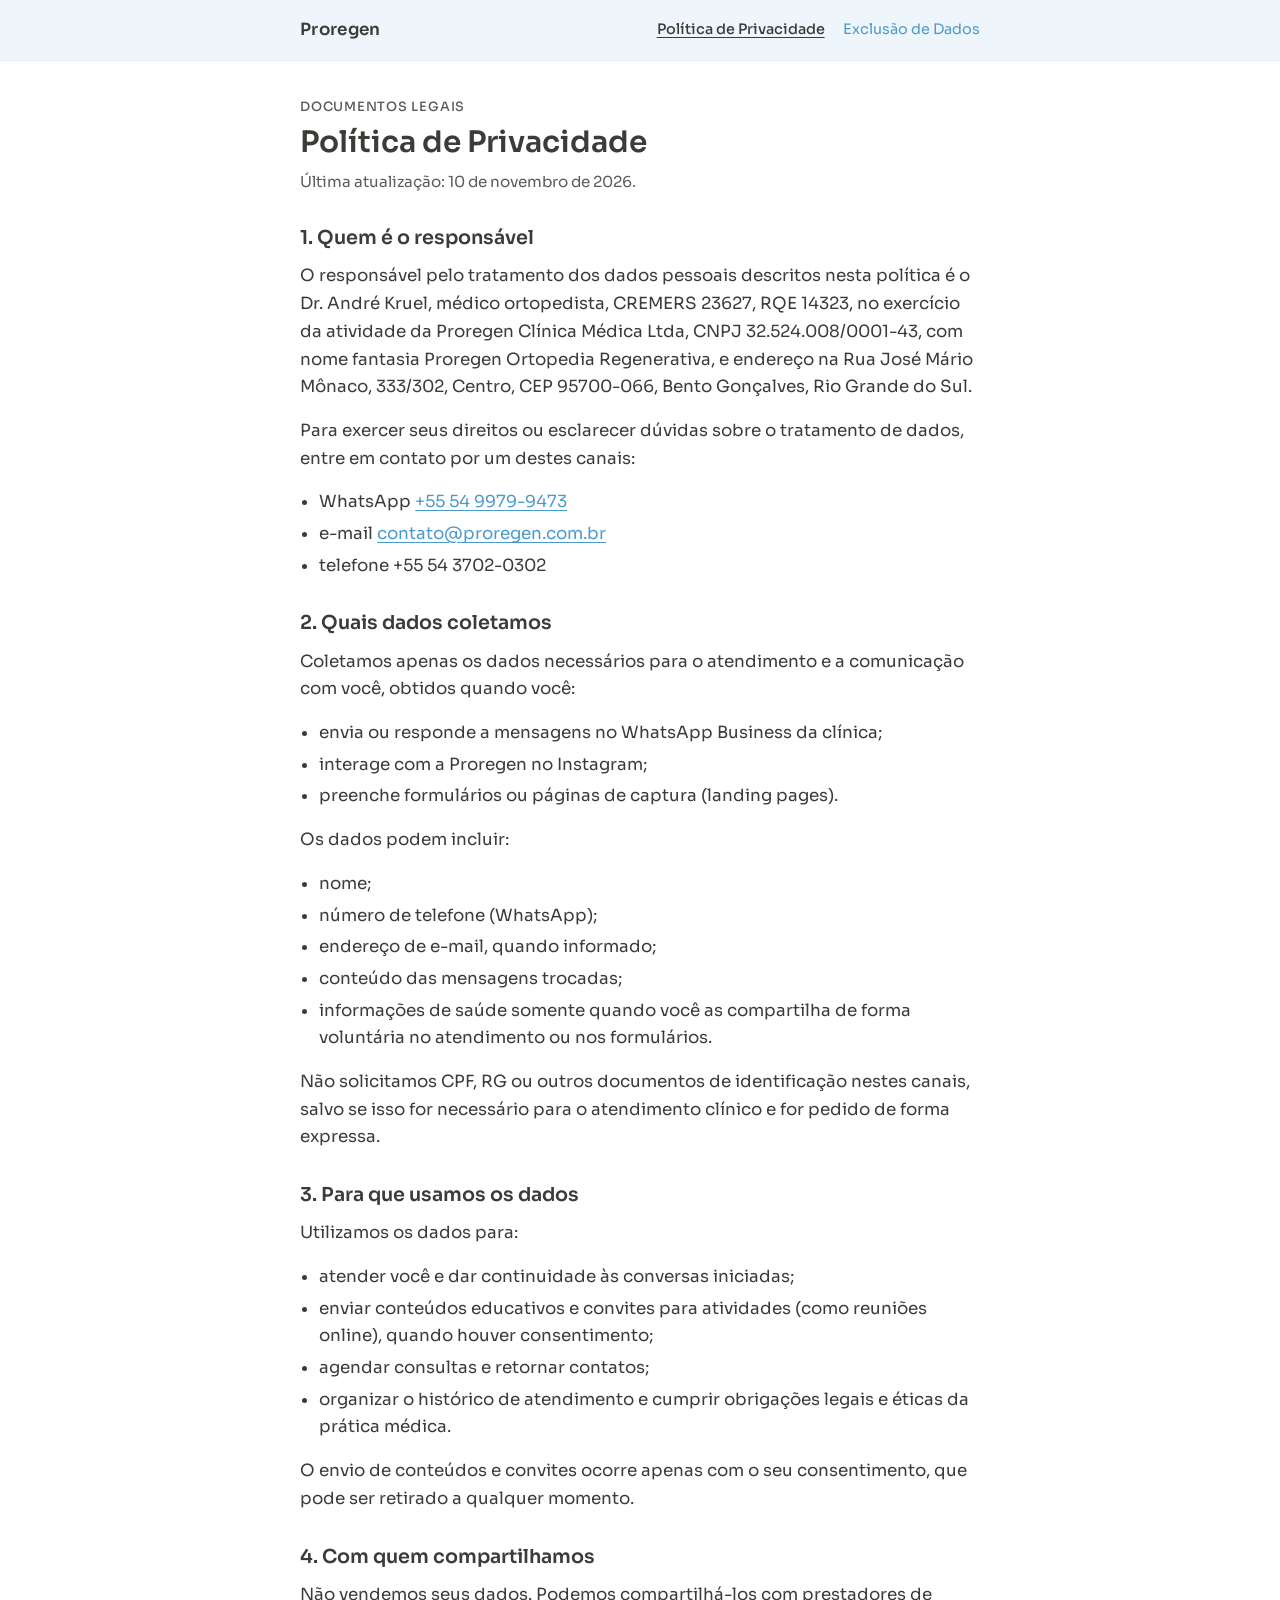
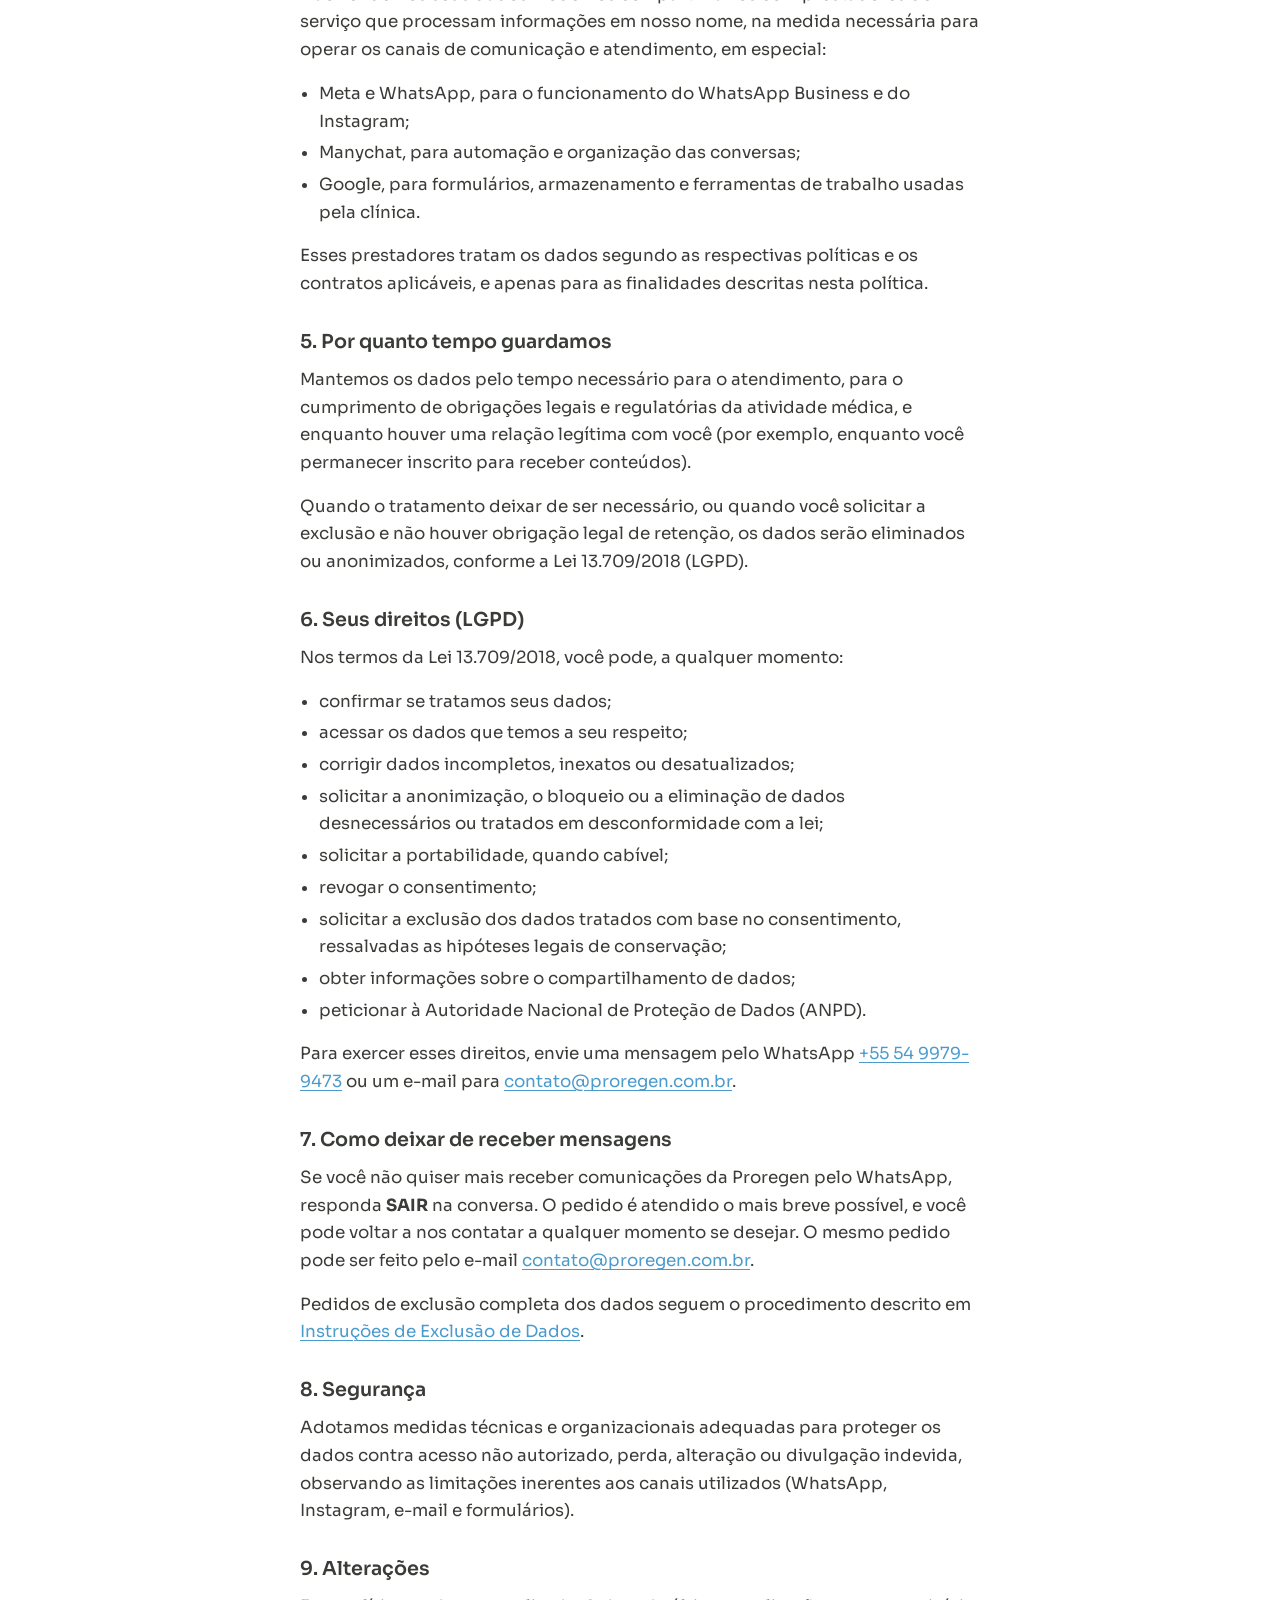
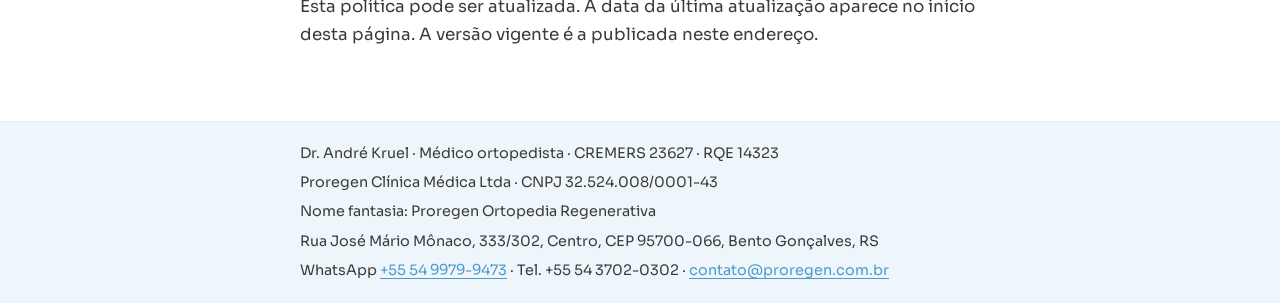
<file: index.html>
<!DOCTYPE html>
<html lang="pt-BR">
<head>
  <meta charset="utf-8">
  <meta name="viewport" content="width=device-width, initial-scale=1">
  <title>Política de Privacidade | Proregen</title>
  <meta name="description" content="Política de Privacidade da Proregen e do Dr. André Kruel. Como tratamos dados pessoais coletados por WhatsApp, Instagram, formulários e páginas de captura, nos termos da LGPD.">
  <meta name="theme-color" content="#66B2E0">
  <link rel="preconnect" href="https://fonts.googleapis.com">
  <link rel="preconnect" href="https://fonts.gstatic.com" crossorigin>
  <link href="https://fonts.googleapis.com/css2?family=Sora:wght@400;500;600&display=swap" rel="stylesheet">
  <link rel="stylesheet" href="styles.css">
  <link rel="canonical" href="https://kruelandre-jpg.github.io/proregen-legal/">
  <meta property="og:title" content="Política de Privacidade | Proregen">
  <meta property="og:description" content="Como a Proregen e o Dr. André Kruel tratam dados pessoais, nos termos da LGPD (Lei 13.709/2018).">
  <meta property="og:type" content="website">
  <meta property="og:locale" content="pt_BR">
  <meta property="og:url" content="https://kruelandre-jpg.github.io/proregen-legal/">
</head>
<body>
  <header class="site-header">
    <div class="header-inner">
      <a class="brand" href="./">Proregen</a>
      <nav aria-label="Páginas legais">
        <a href="./" aria-current="page">Política de Privacidade</a>
        <a href="./exclusao-de-dados/">Exclusão de Dados</a>
      </nav>
    </div>
  </header>

  <main>
    <p class="eyebrow">Documentos legais</p>
    <h1>Política de Privacidade</h1>
    <p class="updated">Última atualização: 10 de novembro de 2026.</p>

    <h2>1. Quem é o responsável</h2>
    <p>O responsável pelo tratamento dos dados pessoais descritos nesta política é o Dr. André Kruel, médico ortopedista, CREMERS 23627, RQE 14323, no exercício da atividade da Proregen Clínica Médica Ltda, CNPJ 32.524.008/0001-43, com nome fantasia Proregen Ortopedia Regenerativa, e endereço na Rua José Mário Mônaco, 333/302, Centro, CEP 95700-066, Bento Gonçalves, Rio Grande do Sul.</p>
    <p>Para exercer seus direitos ou esclarecer dúvidas sobre o tratamento de dados, entre em contato por um destes canais:</p>
    <ul>
      <li>WhatsApp <a href="https://wa.me/5554999799473">+55 54 9979-9473</a></li>
      <li>e-mail <a href="mailto:contato@proregen.com.br">contato@proregen.com.br</a></li>
      <li>telefone +55 54 3702-0302</li>
    </ul>

    <h2>2. Quais dados coletamos</h2>
    <p>Coletamos apenas os dados necessários para o atendimento e a comunicação com você, obtidos quando você:</p>
    <ul>
      <li>envia ou responde a mensagens no WhatsApp Business da clínica;</li>
      <li>interage com a Proregen no Instagram;</li>
      <li>preenche formulários ou páginas de captura (landing pages).</li>
    </ul>
    <p>Os dados podem incluir:</p>
    <ul>
      <li>nome;</li>
      <li>número de telefone (WhatsApp);</li>
      <li>endereço de e-mail, quando informado;</li>
      <li>conteúdo das mensagens trocadas;</li>
      <li>informações de saúde somente quando você as compartilha de forma voluntária no atendimento ou nos formulários.</li>
    </ul>
    <p>Não solicitamos CPF, RG ou outros documentos de identificação nestes canais, salvo se isso for necessário para o atendimento clínico e for pedido de forma expressa.</p>

    <h2>3. Para que usamos os dados</h2>
    <p>Utilizamos os dados para:</p>
    <ul>
      <li>atender você e dar continuidade às conversas iniciadas;</li>
      <li>enviar conteúdos educativos e convites para atividades (como reuniões online), quando houver consentimento;</li>
      <li>agendar consultas e retornar contatos;</li>
      <li>organizar o histórico de atendimento e cumprir obrigações legais e éticas da prática médica.</li>
    </ul>
    <p>O envio de conteúdos e convites ocorre apenas com o seu consentimento, que pode ser retirado a qualquer momento.</p>

    <h2>4. Com quem compartilhamos</h2>
    <p>Não vendemos seus dados. Podemos compartilhá-los com prestadores de serviço que processam informações em nosso nome, na medida necessária para operar os canais de comunicação e atendimento, em especial:</p>
    <ul>
      <li>Meta e WhatsApp, para o funcionamento do WhatsApp Business e do Instagram;</li>
      <li>Manychat, para automação e organização das conversas;</li>
      <li>Google, para formulários, armazenamento e ferramentas de trabalho usadas pela clínica.</li>
    </ul>
    <p>Esses prestadores tratam os dados segundo as respectivas políticas e os contratos aplicáveis, e apenas para as finalidades descritas nesta política.</p>

    <h2>5. Por quanto tempo guardamos</h2>
    <p>Mantemos os dados pelo tempo necessário para o atendimento, para o cumprimento de obrigações legais e regulatórias da atividade médica, e enquanto houver uma relação legítima com você (por exemplo, enquanto você permanecer inscrito para receber conteúdos).</p>
    <p>Quando o tratamento deixar de ser necessário, ou quando você solicitar a exclusão e não houver obrigação legal de retenção, os dados serão eliminados ou anonimizados, conforme a Lei 13.709/2018 (LGPD).</p>

    <h2>6. Seus direitos (LGPD)</h2>
    <p>Nos termos da Lei 13.709/2018, você pode, a qualquer momento:</p>
    <ul>
      <li>confirmar se tratamos seus dados;</li>
      <li>acessar os dados que temos a seu respeito;</li>
      <li>corrigir dados incompletos, inexatos ou desatualizados;</li>
      <li>solicitar a anonimização, o bloqueio ou a eliminação de dados desnecessários ou tratados em desconformidade com a lei;</li>
      <li>solicitar a portabilidade, quando cabível;</li>
      <li>revogar o consentimento;</li>
      <li>solicitar a exclusão dos dados tratados com base no consentimento, ressalvadas as hipóteses legais de conservação;</li>
      <li>obter informações sobre o compartilhamento de dados;</li>
      <li>peticionar à Autoridade Nacional de Proteção de Dados (ANPD).</li>
    </ul>
    <p>Para exercer esses direitos, envie uma mensagem pelo WhatsApp <a href="https://wa.me/5554999799473">+55 54 9979-9473</a> ou um e-mail para <a href="mailto:contato@proregen.com.br">contato@proregen.com.br</a>.</p>

    <h2>7. Como deixar de receber mensagens</h2>
    <p>Se você não quiser mais receber comunicações da Proregen pelo WhatsApp, responda <strong>SAIR</strong> na conversa. O pedido é atendido o mais breve possível, e você pode voltar a nos contatar a qualquer momento se desejar. O mesmo pedido pode ser feito pelo e-mail <a href="mailto:contato@proregen.com.br">contato@proregen.com.br</a>.</p>
    <p>Pedidos de exclusão completa dos dados seguem o procedimento descrito em <a href="./exclusao-de-dados/">Instruções de Exclusão de Dados</a>.</p>

    <h2>8. Segurança</h2>
    <p>Adotamos medidas técnicas e organizacionais adequadas para proteger os dados contra acesso não autorizado, perda, alteração ou divulgação indevida, observando as limitações inerentes aos canais utilizados (WhatsApp, Instagram, e-mail e formulários).</p>

    <h2>9. Alterações</h2>
    <p>Esta política pode ser atualizada. A data da última atualização aparece no início desta página. A versão vigente é a publicada neste endereço.</p>
  </main>

  <footer class="site-footer">
    <div class="footer-inner">
      <p>Dr. André Kruel · Médico ortopedista · CREMERS 23627 · RQE 14323</p>
      <p>Proregen Clínica Médica Ltda · CNPJ 32.524.008/0001-43</p>
      <p>Nome fantasia: Proregen Ortopedia Regenerativa</p>
      <p>Rua José Mário Mônaco, 333/302, Centro, CEP 95700-066, Bento Gonçalves, RS</p>
      <p>WhatsApp <a href="https://wa.me/5554999799473">+55 54 9979-9473</a> · Tel. +55 54 3702-0302 · <a href="mailto:contato@proregen.com.br">contato@proregen.com.br</a></p>
    </div>
  </footer>
</body>
</html>
</file>
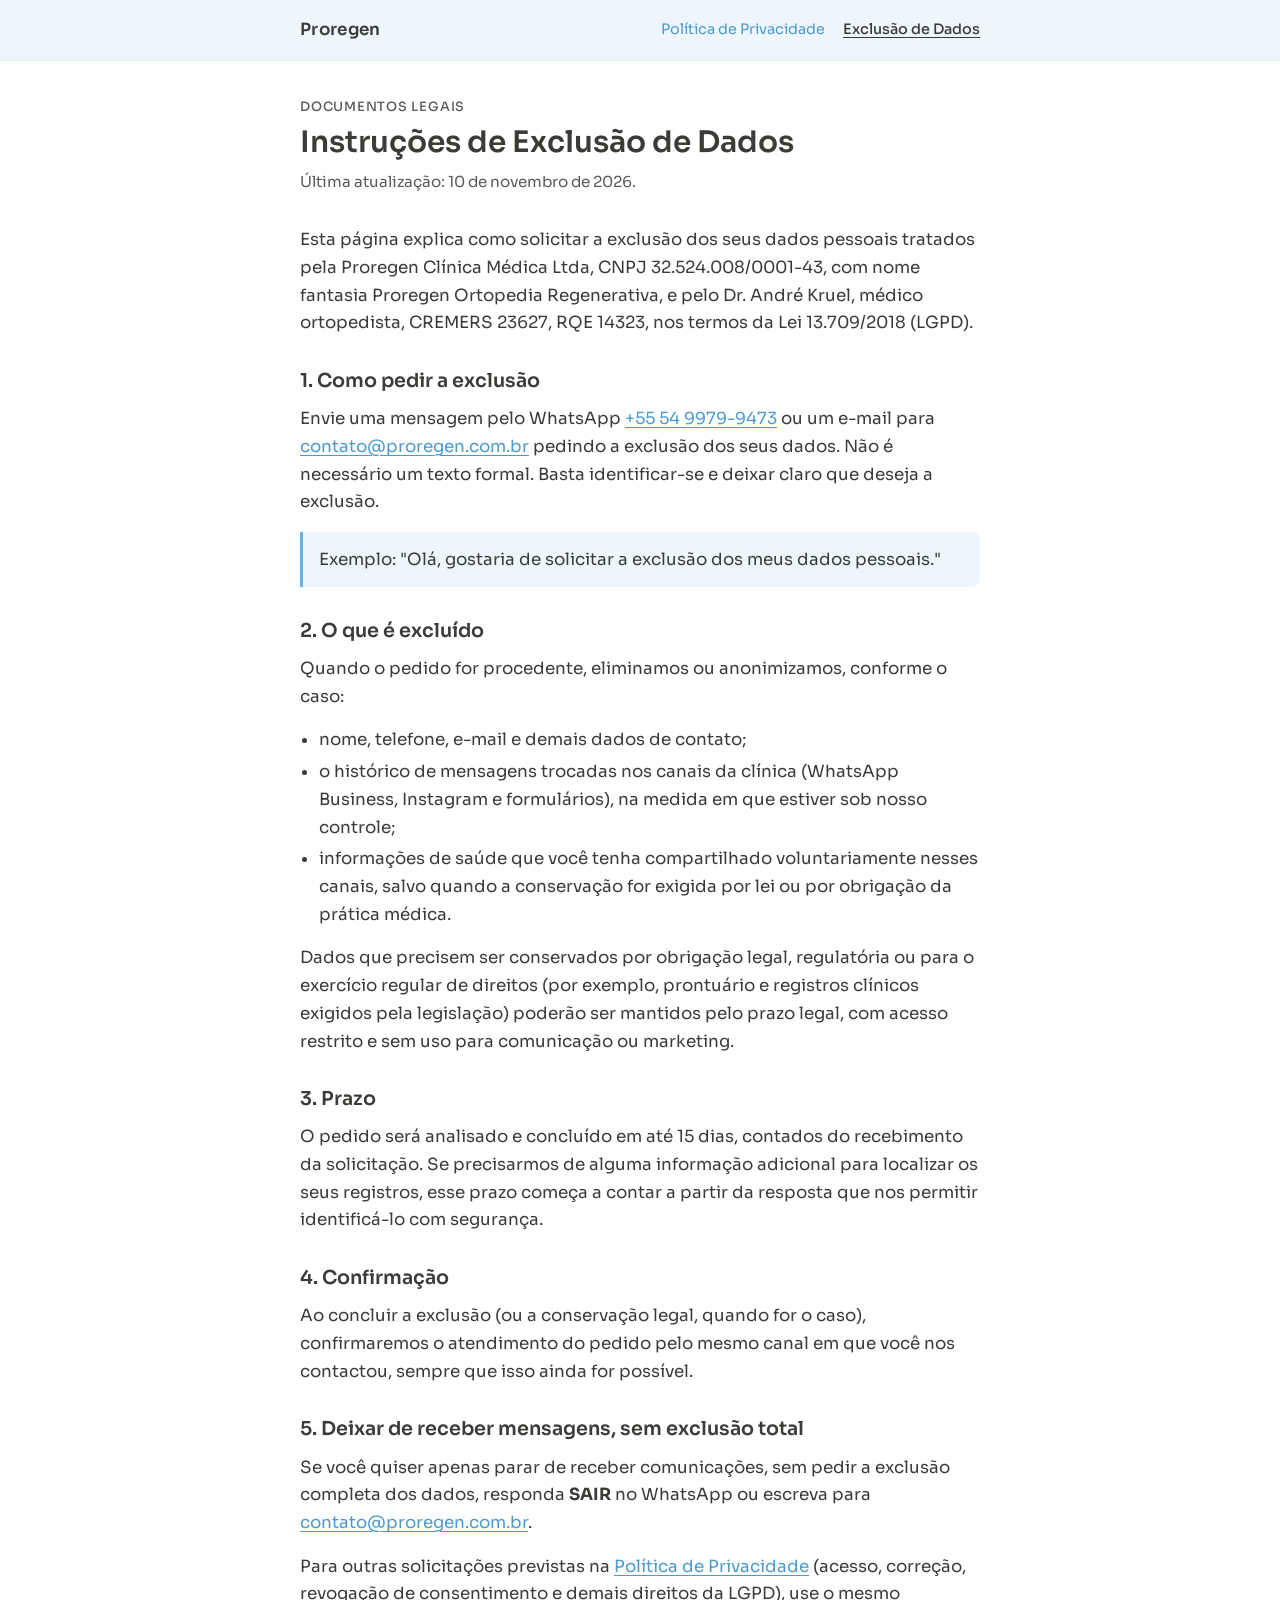
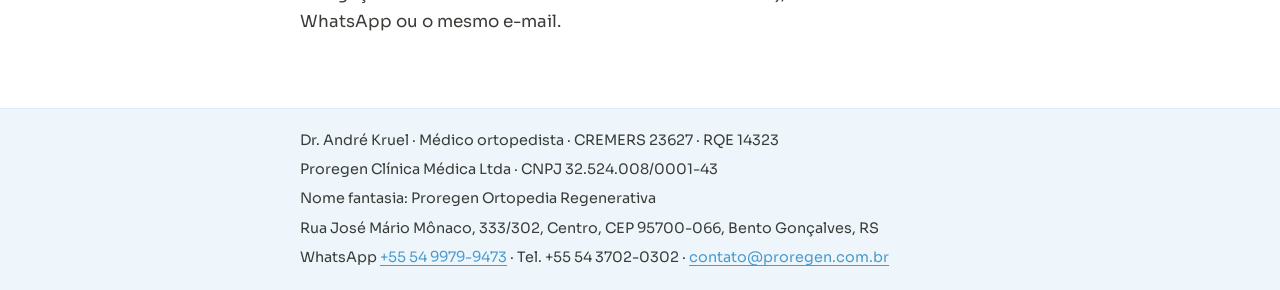
<file: exclusao-de-dados/index.html>
<!DOCTYPE html>
<html lang="pt-BR">
<head>
  <meta charset="utf-8">
  <meta name="viewport" content="width=device-width, initial-scale=1">
  <title>Instruções de Exclusão de Dados | Proregen</title>
  <meta name="description" content="Como solicitar a exclusão dos seus dados pessoais tratados pela Proregen e pelo Dr. André Kruel, nos termos da LGPD (Lei 13.709/2018).">
  <meta name="theme-color" content="#66B2E0">
  <link rel="preconnect" href="https://fonts.googleapis.com">
  <link rel="preconnect" href="https://fonts.gstatic.com" crossorigin>
  <link href="https://fonts.googleapis.com/css2?family=Sora:wght@400;500;600&display=swap" rel="stylesheet">
  <link rel="stylesheet" href="../styles.css">
  <link rel="canonical" href="https://kruelandre-jpg.github.io/proregen-legal/exclusao-de-dados/">
  <meta property="og:title" content="Instruções de Exclusão de Dados | Proregen">
  <meta property="og:description" content="Como pedir a exclusão dos seus dados pessoais junto à Proregen. Prazo de até 15 dias, nos termos da LGPD.">
  <meta property="og:type" content="website">
  <meta property="og:locale" content="pt_BR">
  <meta property="og:url" content="https://kruelandre-jpg.github.io/proregen-legal/exclusao-de-dados/">
</head>
<body>
  <header class="site-header">
    <div class="header-inner">
      <a class="brand" href="../">Proregen</a>
      <nav aria-label="Páginas legais">
        <a href="../">Política de Privacidade</a>
        <a href="./" aria-current="page">Exclusão de Dados</a>
      </nav>
    </div>
  </header>

  <main>
    <p class="eyebrow">Documentos legais</p>
    <h1>Instruções de Exclusão de Dados</h1>
    <p class="updated">Última atualização: 10 de novembro de 2026.</p>

    <p>Esta página explica como solicitar a exclusão dos seus dados pessoais tratados pela Proregen Clínica Médica Ltda, CNPJ 32.524.008/0001-43, com nome fantasia Proregen Ortopedia Regenerativa, e pelo Dr. André Kruel, médico ortopedista, CREMERS 23627, RQE 14323, nos termos da Lei 13.709/2018 (LGPD).</p>

    <h2>1. Como pedir a exclusão</h2>
    <p>Envie uma mensagem pelo WhatsApp <a href="https://wa.me/5554999799473">+55 54 9979-9473</a> ou um e-mail para <a href="mailto:contato@proregen.com.br">contato@proregen.com.br</a> pedindo a exclusão dos seus dados. Não é necessário um texto formal. Basta identificar-se e deixar claro que deseja a exclusão.</p>
    <p class="example">Exemplo: "Olá, gostaria de solicitar a exclusão dos meus dados pessoais."</p>

    <h2>2. O que é excluído</h2>
    <p>Quando o pedido for procedente, eliminamos ou anonimizamos, conforme o caso:</p>
    <ul>
      <li>nome, telefone, e-mail e demais dados de contato;</li>
      <li>o histórico de mensagens trocadas nos canais da clínica (WhatsApp Business, Instagram e formulários), na medida em que estiver sob nosso controle;</li>
      <li>informações de saúde que você tenha compartilhado voluntariamente nesses canais, salvo quando a conservação for exigida por lei ou por obrigação da prática médica.</li>
    </ul>
    <p>Dados que precisem ser conservados por obrigação legal, regulatória ou para o exercício regular de direitos (por exemplo, prontuário e registros clínicos exigidos pela legislação) poderão ser mantidos pelo prazo legal, com acesso restrito e sem uso para comunicação ou marketing.</p>

    <h2>3. Prazo</h2>
    <p>O pedido será analisado e concluído em até 15 dias, contados do recebimento da solicitação. Se precisarmos de alguma informação adicional para localizar os seus registros, esse prazo começa a contar a partir da resposta que nos permitir identificá-lo com segurança.</p>

    <h2>4. Confirmação</h2>
    <p>Ao concluir a exclusão (ou a conservação legal, quando for o caso), confirmaremos o atendimento do pedido pelo mesmo canal em que você nos contactou, sempre que isso ainda for possível.</p>

    <h2>5. Deixar de receber mensagens, sem exclusão total</h2>
    <p>Se você quiser apenas parar de receber comunicações, sem pedir a exclusão completa dos dados, responda <strong>SAIR</strong> no WhatsApp ou escreva para <a href="mailto:contato@proregen.com.br">contato@proregen.com.br</a>.</p>
    <p>Para outras solicitações previstas na <a href="../">Política de Privacidade</a> (acesso, correção, revogação de consentimento e demais direitos da LGPD), use o mesmo WhatsApp ou o mesmo e-mail.</p>
  </main>

  <footer class="site-footer">
    <div class="footer-inner">
      <p>Dr. André Kruel · Médico ortopedista · CREMERS 23627 · RQE 14323</p>
      <p>Proregen Clínica Médica Ltda · CNPJ 32.524.008/0001-43</p>
      <p>Nome fantasia: Proregen Ortopedia Regenerativa</p>
      <p>Rua José Mário Mônaco, 333/302, Centro, CEP 95700-066, Bento Gonçalves, RS</p>
      <p>WhatsApp <a href="https://wa.me/5554999799473">+55 54 9979-9473</a> · Tel. +55 54 3702-0302 · <a href="mailto:contato@proregen.com.br">contato@proregen.com.br</a></p>
    </div>
  </footer>
</body>
</html>
</file>
<file: styles.css>
/* Páginas legais Proregen (Política de Privacidade e Exclusão de Dados) */
:root {
  --blue: #66B2E0;
  --char: #3A3C38;
  --white: #FFFFFF;
  --tint: #EEF6FC;
  --tint2: #DCEEF9;
  --blue-dark: #4A9ACC;
  --char-soft: #5A5C58;
  --max: 720px;
  --font: "Sora", system-ui, -apple-system, "Segoe UI", sans-serif;
}

*, *::before, *::after { box-sizing: border-box; }

html {
  -webkit-text-size-adjust: 100%;
}

body {
  margin: 0;
  font-family: var(--font);
  font-weight: 400;
  color: var(--char);
  background: var(--white);
  line-height: 1.65;
  font-size: 1.05rem;
}

a {
  color: var(--blue-dark);
  text-decoration-thickness: 1px;
  text-underline-offset: 3px;
}

a:hover { color: var(--char); }

.site-header {
  background: var(--tint);
  border-bottom: 1px solid var(--tint2);
}

.header-inner {
  max-width: var(--max);
  margin: 0 auto;
  padding: 1rem 1.25rem;
  display: flex;
  align-items: center;
  justify-content: space-between;
  gap: 1rem;
}

.brand {
  font-weight: 600;
  font-size: 1.05rem;
  color: var(--char);
  text-decoration: none;
  letter-spacing: 0.02em;
}

.brand:hover { color: var(--char); }

nav {
  display: flex;
  flex-wrap: wrap;
  gap: 0.85rem 1.15rem;
  font-size: 0.9rem;
}

nav a { text-decoration: none; }
nav a[aria-current="page"] {
  color: var(--char);
  font-weight: 500;
  text-decoration: underline;
  text-underline-offset: 3px;
}

main {
  max-width: var(--max);
  margin: 0 auto;
  padding: 2.25rem 1.25rem 3.5rem;
}

.eyebrow {
  margin: 0 0 0.4rem;
  font-size: 0.8rem;
  letter-spacing: 0.06em;
  text-transform: uppercase;
  color: var(--char-soft);
  font-weight: 500;
}

h1 {
  margin: 0 0 0.5rem;
  font-size: 1.85rem;
  font-weight: 600;
  line-height: 1.25;
}

.updated {
  margin: 0 0 2rem;
  color: var(--char-soft);
  font-size: 0.95rem;
}

h2 {
  margin: 2rem 0 0.7rem;
  font-size: 1.2rem;
  font-weight: 600;
  line-height: 1.3;
}

p, li { color: var(--char); }

p { margin: 0 0 1rem; }

ul {
  margin: 0 0 1rem;
  padding-left: 1.2rem;
}

li { margin: 0.25rem 0; }

.example {
  background: var(--tint);
  border-left: 3px solid var(--blue);
  padding: 0.85rem 1rem;
  margin: 0 0 1.15rem;
  border-radius: 0 8px 8px 0;
}

.site-footer {
  border-top: 1px solid var(--tint2);
  background: var(--tint);
}

.site-footer .footer-inner {
  max-width: var(--max);
  margin: 0 auto;
  padding: 1.25rem;
  color: var(--char-soft);
  font-size: 0.9rem;
}

.site-footer p { margin: 0 0 0.35rem; }
.site-footer p:last-child { margin: 0; }

@media (max-width: 560px) {
  .header-inner {
    flex-direction: column;
    align-items: flex-start;
  }

  h1 { font-size: 1.55rem; }

  body { font-size: 1rem; }
}
</file>
